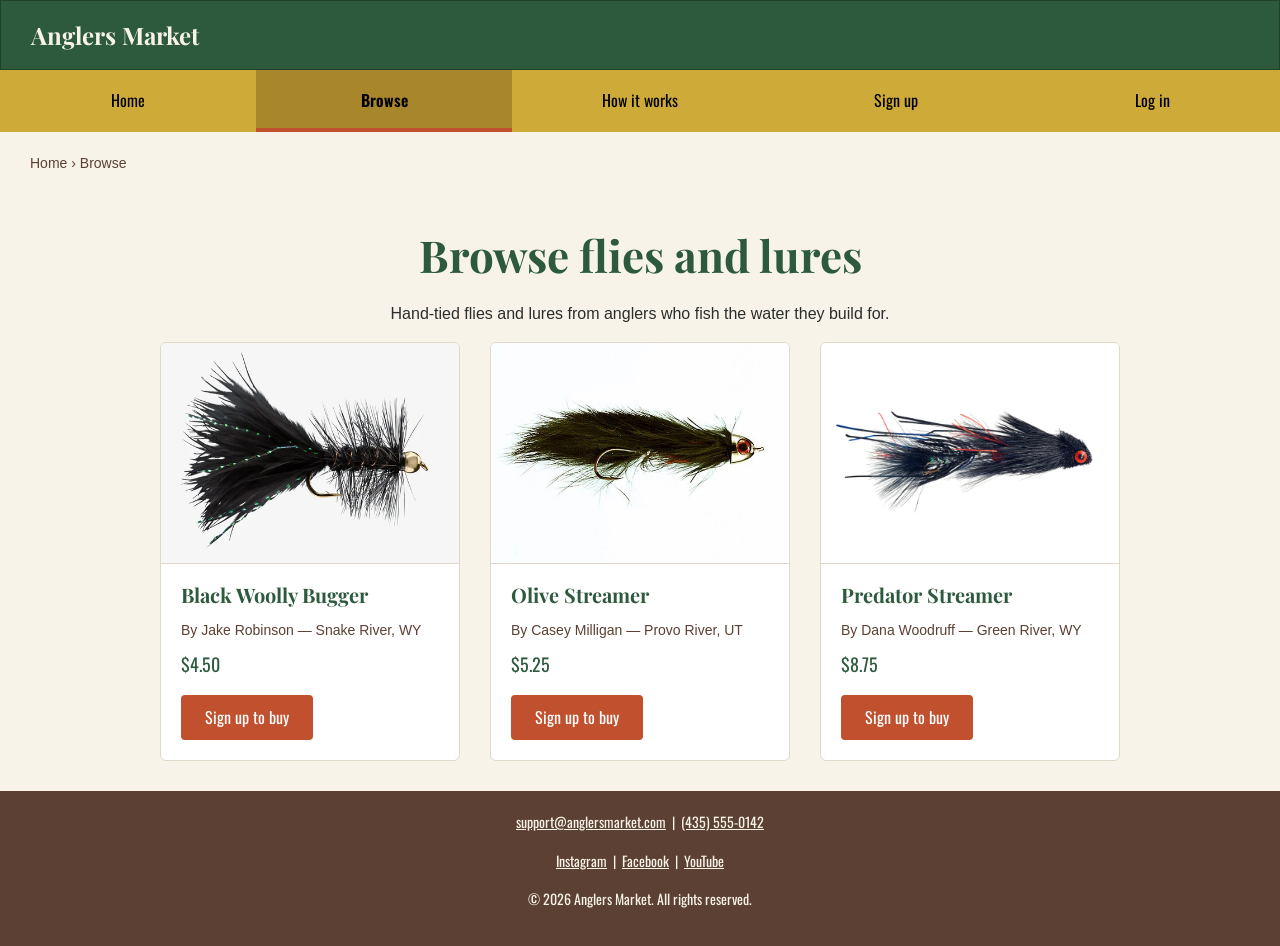
<file: browse.html>
<!doctype html>
<html lang="en">
  <head>
    <meta charset="UTF-8" />
    <meta name="viewport" content="width=device-width, initial-scale=1.0" />
    <meta name="author" content="Christian Sperry" />
    <meta
      name="description"
      content="Browse hand-tied flies and custom lures from local fly tiers and lure makers across the Mountain West."
    />
    <meta
      name="keywords"
      content="browse flies, woolly bugger, streamer flies, buy fishing lures, hand tied flies, trout flies"
    />
    <title>Anglers Market - Browse</title>
    <link rel="stylesheet" href="styles.css" />
    <link rel="icon" href="favicon.ico" />
    <link rel="apple-touch-icon" href="apple-touch-icon.png" />

    <!-- Google tag (gtag.js) -->
    <script
      async
      src="https://www.googletagmanager.com/gtag/js?id=G-G459N08LR2"
    ></script>
    <script>
      window.dataLayer = window.dataLayer || [];
      function gtag() {
        dataLayer.push(arguments);
      }
      gtag("js", new Date());

      gtag("config", "G-G459N08LR2");
    </script>
  </head>
  <body>
    <!-- LOGO BAR -->
    <header id="logo-bar">
      <a href="index.html"><h1 id="site-name">Anglers Market</h1></a>
    </header>

    <!-- NAVIGATION -->
    <nav>
      <ul>
        <li><a href="index.html">Home</a></li>
        <li>
          <a href="browse.html" class="current-page" aria-current="page"
            >Browse</a
          >
        </li>
        <li><a href="how_it_works.html">How it works</a></li>
        <li><a href="sign_up.html">Sign up</a></li>
        <li><a href="login.html">Log in</a></li>
      </ul>
    </nav>

    <!-- BREADCRUMB -->
    <p class="breadcrumb"><a href="index.html">Home</a> &rsaquo; Browse</p>

    <main>
      <h1 class="centerbrowse">Browse flies and lures</h1>
      <p class="centerbrowse">
        Hand-tied flies and lures from anglers who fish the water they build
        for.
      </p>

      <!-- LISTINGS GRID -->
      <div class="listings-grid">
        <!-- CARD 1 -->
        <article class="card">
          <img
            src="images/blackfly.jpg"
            alt="black woolly bugger fly with a bead head"
            class="card-image"
          />
          <div class="card-body">
            <h3>Black Woolly Bugger</h3>
            <p class="card-maker">By Jake Robinson &mdash; Snake River, WY</p>
            <p class="card-price">$4.50</p>
            <a href="sign_up.html" class="btn-primary">Sign up to buy</a>
          </div>
        </article>

        <!-- CARD 2 -->
        <article class="card">
          <img
            src="images/greenstreamer.jpg"
            alt="olive streamer fly"
            class="card-image"
          />
          <div class="card-body">
            <h3>Olive Streamer</h3>
            <p class="card-maker">By Casey Milligan &mdash; Provo River, UT</p>
            <p class="card-price">$5.25</p>
            <a href="sign_up.html" class="btn-primary">Sign up to buy</a>
          </div>
        </article>

        <!-- CARD 3 -->
        <article class="card">
          <img
            src="images/streamer.jpg"
            alt="black articulated streamer with red eyes"
            class="card-image"
          />
          <div class="card-body">
            <h3>Predator Streamer</h3>
            <p class="card-maker">By Dana Woodruff &mdash; Green River, WY</p>
            <p class="card-price">$8.75</p>
            <a href="sign_up.html" class="btn-primary">Sign up to buy</a>
          </div>
        </article>
      </div>
    </main>

    <!-- FOOTER -->
    <footer>
      <p>
        <a href="mailto:support@anglersmarket.com">support@anglersmarket.com</a>
        &nbsp;|&nbsp;
        <a href="tel:+14355550142">(435) 555-0142</a>
      </p>
      <p>
        <a href="https://www.instagram.com/">Instagram</a> &nbsp;|&nbsp;
        <a href="https://www.facebook.com/">Facebook</a> &nbsp;|&nbsp;
        <a href="https://www.youtube.com/">YouTube</a>
      </p>
      <p>&copy; 2026 Anglers Market. All rights reserved.</p>
    </footer>
  </body>
</html>
</file>
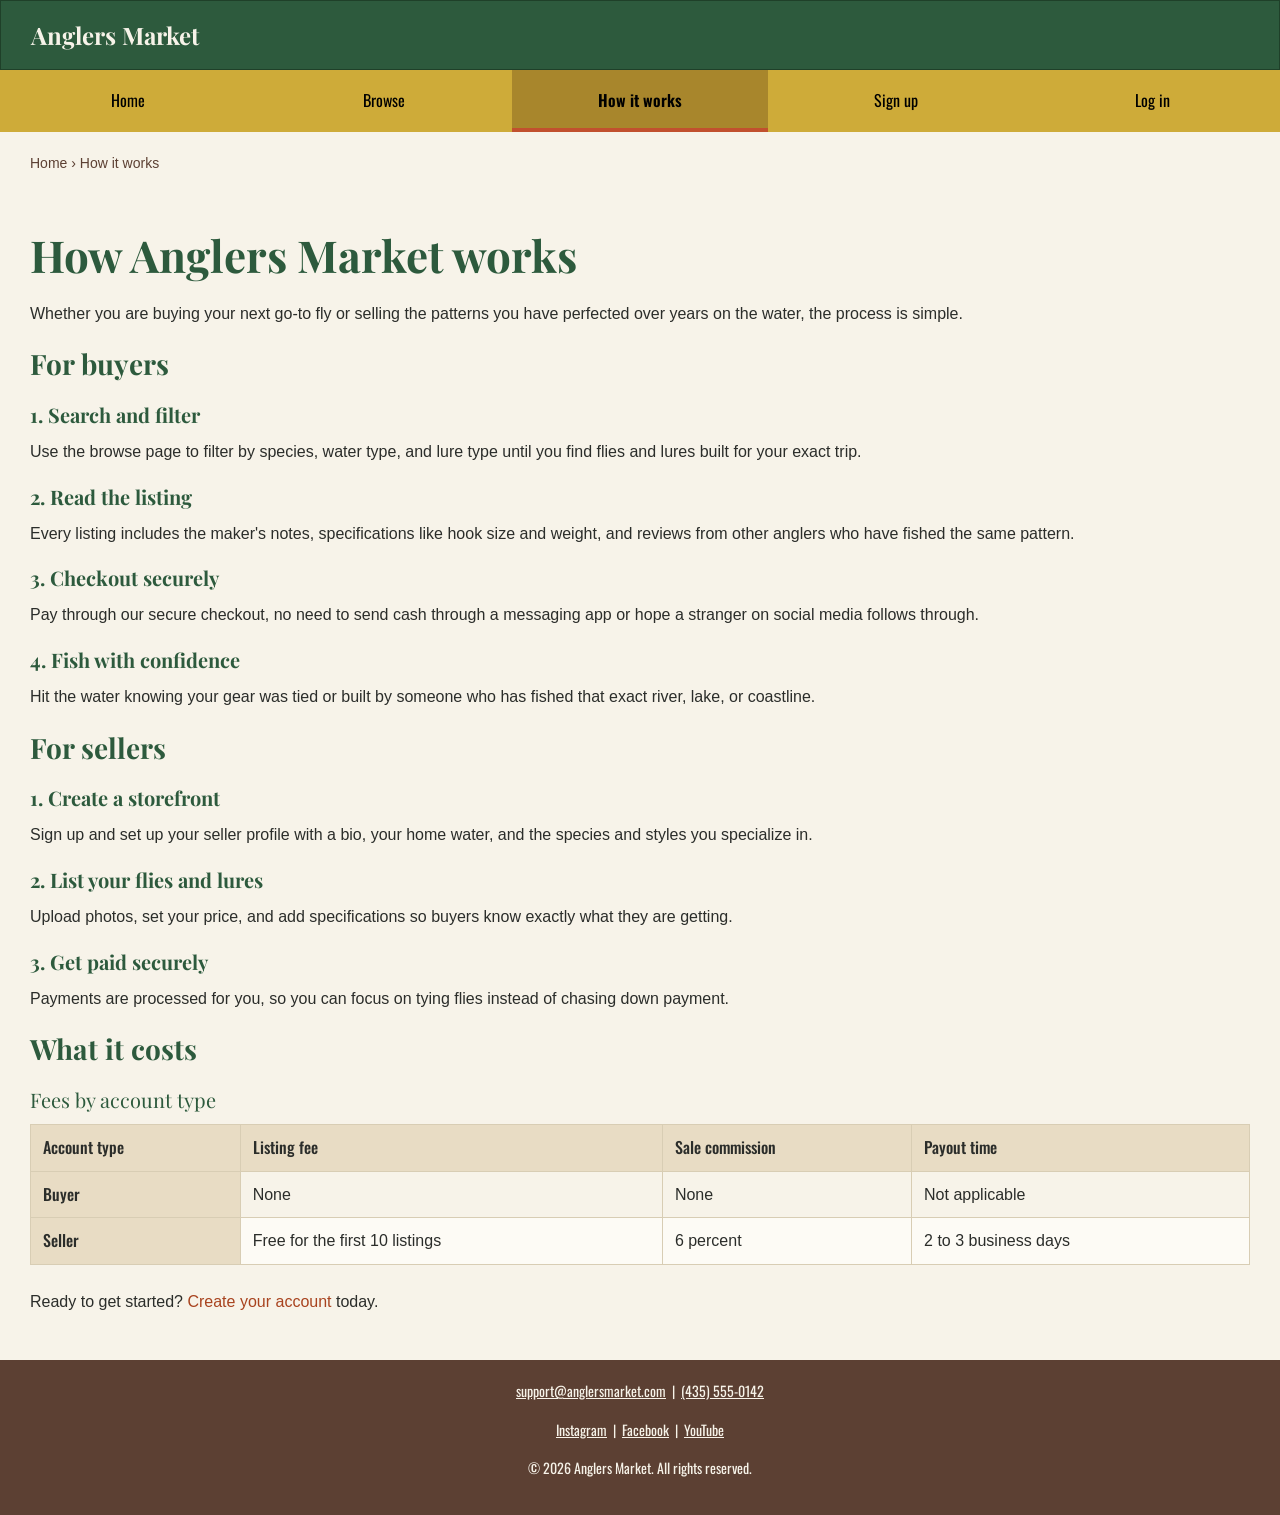
<file: how_it_works.html>
<!doctype html>
<html lang="en">
  <head>
    <meta charset="UTF-8" />
    <meta name="viewport" content="width=device-width, initial-scale=1.0" />
    <meta name="author" content="Christian" />
    <meta
      name="description"
      content="Browse hand-tied flies and custom lures from local fly tiers and lure makers across the Mountain West."
    />
    <meta
      name="keywords"
      content="browse flies, woolly bugger, streamer flies, buy fishing lures, hand tied flies, trout flies"
    />
    <title>Anglers Market - Browse</title>
    <link rel="stylesheet" href="styles.css" />
    <link rel="icon" href="favicon.ico" />
    <link rel="apple-touch-icon" href="apple-touch-icon.png" />

    <!-- Google Analytics -->
    <script
      async
      src="https://www.googletagmanager.com/gtag/js?id=G-XXXXXXXXXX"
    ></script>
    <script>
      window.dataLayer = window.dataLayer || [];
      function gtag() {
        dataLayer.push(arguments);
      }
      gtag("js", new Date());
      gtag("config", "G-XXXXXXXXXX");
    </script>
  </head>
  <body>
    <!-- LOGO BAR -->
    <header id="logo-bar">
      <a href="index.html"><h1 id="site-name">Anglers Market</h1></a>
    </header>

    <!-- NAVIGATION -->
    <nav>
      <ul>
        <li><a href="index.html">Home</a></li>
        <li><a href="browse.html">Browse</a></li>
        <li>
          <a href="how_it_works.html" class="current-page" aria-current="page"
            >How it works</a
          >
        </li>
        <li><a href="sign_up.html">Sign up</a></li>
        <li><a href="login.html">Log in</a></li>
      </ul>
    </nav>

    <!-- BREADCRUMB -->
    <p class="breadcrumb">
      <a href="index.html">Home</a> &rsaquo; How it works
    </p>

    <main>
      <h1>How Anglers Market works</h1>
      <p>
        Whether you are buying your next go-to fly or selling the patterns you
        have perfected over years on the water, the process is simple.
      </p>

      <h2>For buyers</h2>

      <div class="step">
        <h3>1. Search and filter</h3>
        <p>
          Use the browse page to filter by species, water type, and lure type
          until you find flies and lures built for your exact trip.
        </p>
      </div>

      <div class="step">
        <h3>2. Read the listing</h3>
        <p>
          Every listing includes the maker's notes, specifications like hook
          size and weight, and reviews from other anglers who have fished the
          same pattern.
        </p>
      </div>

      <div class="step">
        <h3>3. Checkout securely</h3>
        <p>
          Pay through our secure checkout, no need to send cash through a
          messaging app or hope a stranger on social media follows through.
        </p>
      </div>

      <div class="step">
        <h3>4. Fish with confidence</h3>
        <p>
          Hit the water knowing your gear was tied or built by someone who has
          fished that exact river, lake, or coastline.
        </p>
      </div>

      <h2>For sellers</h2>

      <div class="step">
        <h3>1. Create a storefront</h3>
        <p>
          Sign up and set up your seller profile with a bio, your home water,
          and the species and styles you specialize in.
        </p>
      </div>

      <div class="step">
        <h3>2. List your flies and lures</h3>
        <p>
          Upload photos, set your price, and add specifications so buyers know
          exactly what they are getting.
        </p>
      </div>

      <div class="step">
        <h3>3. Get paid securely</h3>
        <p>
          Payments are processed for you, so you can focus on tying flies
          instead of chasing down payment.
        </p>
      </div>

      <h2>What it costs</h2>

      <table>
        <caption>
          Fees by account type
        </caption>
        <thead>
          <tr>
            <th scope="col">Account type</th>
            <th scope="col">Listing fee</th>
            <th scope="col">Sale commission</th>
            <th scope="col">Payout time</th>
          </tr>
        </thead>
        <tbody>
          <tr>
            <th scope="row">Buyer</th>
            <td>None</td>
            <td>None</td>
            <td>Not applicable</td>
          </tr>
          <tr>
            <th scope="row">Seller</th>
            <td>Free for the first 10 listings</td>
            <td>6 percent</td>
            <td>2 to 3 business days</td>
          </tr>
        </tbody>
      </table>

      <p>
        Ready to get started? <a href="sign_up.html">Create your account</a>
        today.
      </p>
    </main>

    <!-- FOOTER -->
    <footer>
      <p>
        <a href="mailto:support@anglersmarket.com">support@anglersmarket.com</a>
        &nbsp;|&nbsp;
        <a href="tel:+14355550142">(435) 555-0142</a>
      </p>
      <p>
        <a href="https://www.instagram.com/">Instagram</a> &nbsp;|&nbsp;
        <a href="https://www.facebook.com/">Facebook</a> &nbsp;|&nbsp;
        <a href="https://www.youtube.com/">YouTube</a>
      </p>
      <p>&copy; 2026 Anglers Market. All rights reserved.</p>
    </footer>
  </body>
</html>
</file>
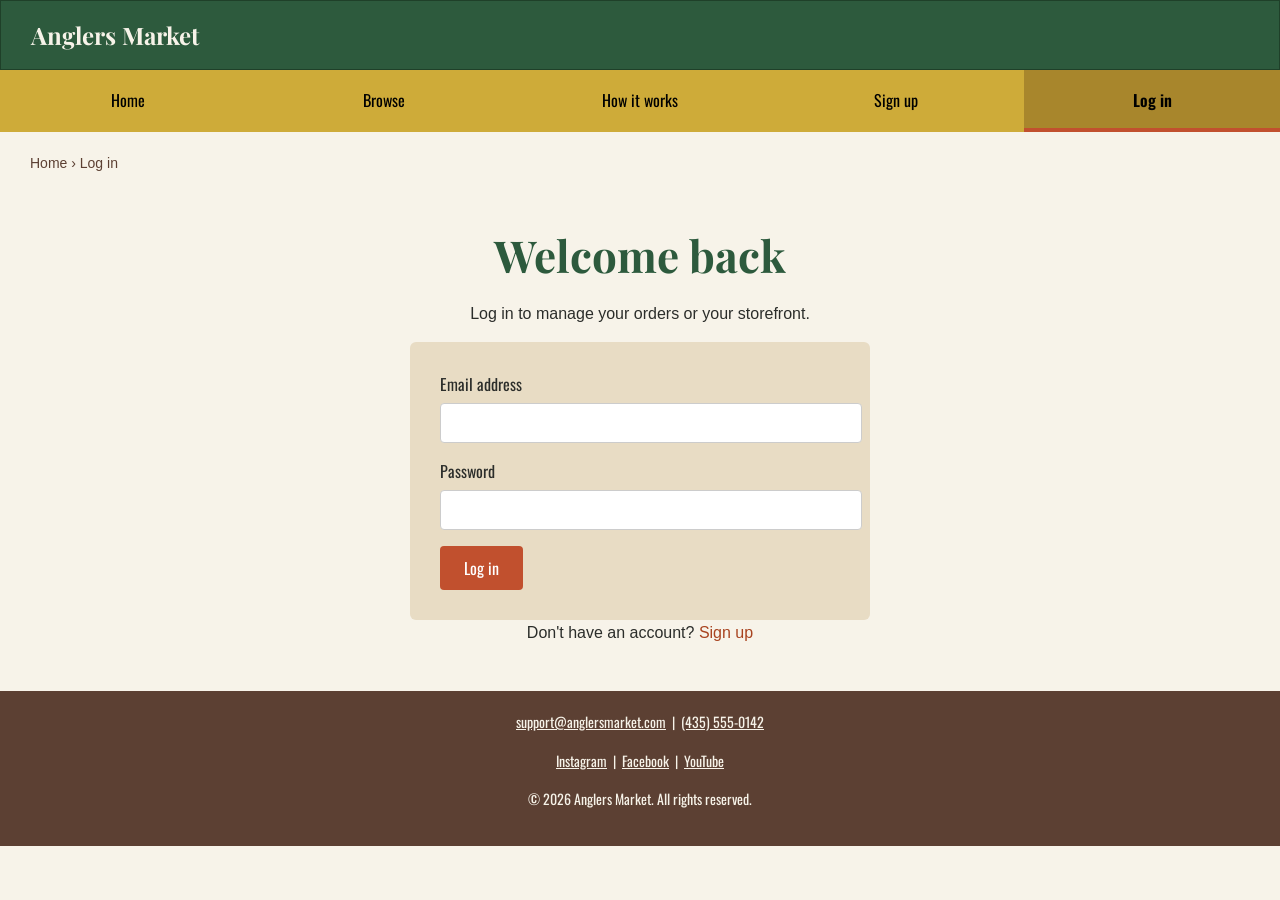
<file: login.html>
<!doctype html>
<html lang="en">
  <head>
    <meta charset="UTF-8" />
    <meta name="viewport" content="width=device-width, initial-scale=1.0" />
    <meta name="author" content="Christian" />
    <meta
      name="description"
      content="Browse hand-tied flies and custom lures from local fly tiers and lure makers across the Mountain West."
    />
    <meta
      name="keywords"
      content="browse flies, woolly bugger, streamer flies, buy fishing lures, hand tied flies, trout flies"
    />
    <title>Anglers Market - Browse</title>
    <link rel="stylesheet" href="styles.css" />
    <link rel="icon" href="favicon.ico" />
    <link rel="apple-touch-icon" href="apple-touch-icon.png" />

    <!-- Google Analytics -->
    <script
      async
      src="https://www.googletagmanager.com/gtag/js?id=G-XXXXXXXXXX"
    ></script>
    <script>
      window.dataLayer = window.dataLayer || [];
      function gtag() {
        dataLayer.push(arguments);
      }
      gtag("js", new Date());
      gtag("config", "G-XXXXXXXXXX");
    </script>
  </head>
  <body>
    <!-- LOGO BAR -->
    <header id="logo-bar">
      <a href="index.html"><h1 id="site-name">Anglers Market</h1></a>
    </header>

    <!-- NAVIGATION -->
    <nav>
      <ul>
        <li><a href="index.html">Home</a></li>
        <li><a href="browse.html">Browse</a></li>
        <li><a href="how_it_works.html">How it works</a></li>
        <li><a href="sign_up.html">Sign up</a></li>
        <li>
          <a href="login.html" class="current-page" aria-current="page"
            >Log in</a
          >
        </li>
      </ul>
    </nav>

    <!-- BREADCRUMB -->
    <p class="breadcrumb"><a href="index.html">Home</a> &rsaquo; Log in</p>

    <main>
      <div class="auth-wrapper">
        <h1>Welcome back</h1>
        <p>Log in to manage your orders or your storefront.</p>

        <form>
          <label for="email">Email address</label>
          <input type="email" id="email" name="email" required />

          <label for="password">Password</label>
          <input type="password" id="password" name="password" required />

          <button type="submit" class="btn-primary">Log in</button>
        </form>

        <p>Don't have an account? <a href="sign_up.html">Sign up</a></p>
      </div>
    </main>

    <!-- FOOTER -->
    <footer>
      <p>
        <a href="mailto:support@anglersmarket.com">support@anglersmarket.com</a>
        &nbsp;|&nbsp;
        <a href="tel:+14355550142">(435) 555-0142</a>
      </p>
      <p>
        <a href="https://www.instagram.com/">Instagram</a> &nbsp;|&nbsp;
        <a href="https://www.facebook.com/">Facebook</a> &nbsp;|&nbsp;
        <a href="https://www.youtube.com/">YouTube</a>
      </p>
      <p>&copy; 2026 Anglers Market. All rights reserved.</p>
    </footer>
  </body>
</html>
</file>
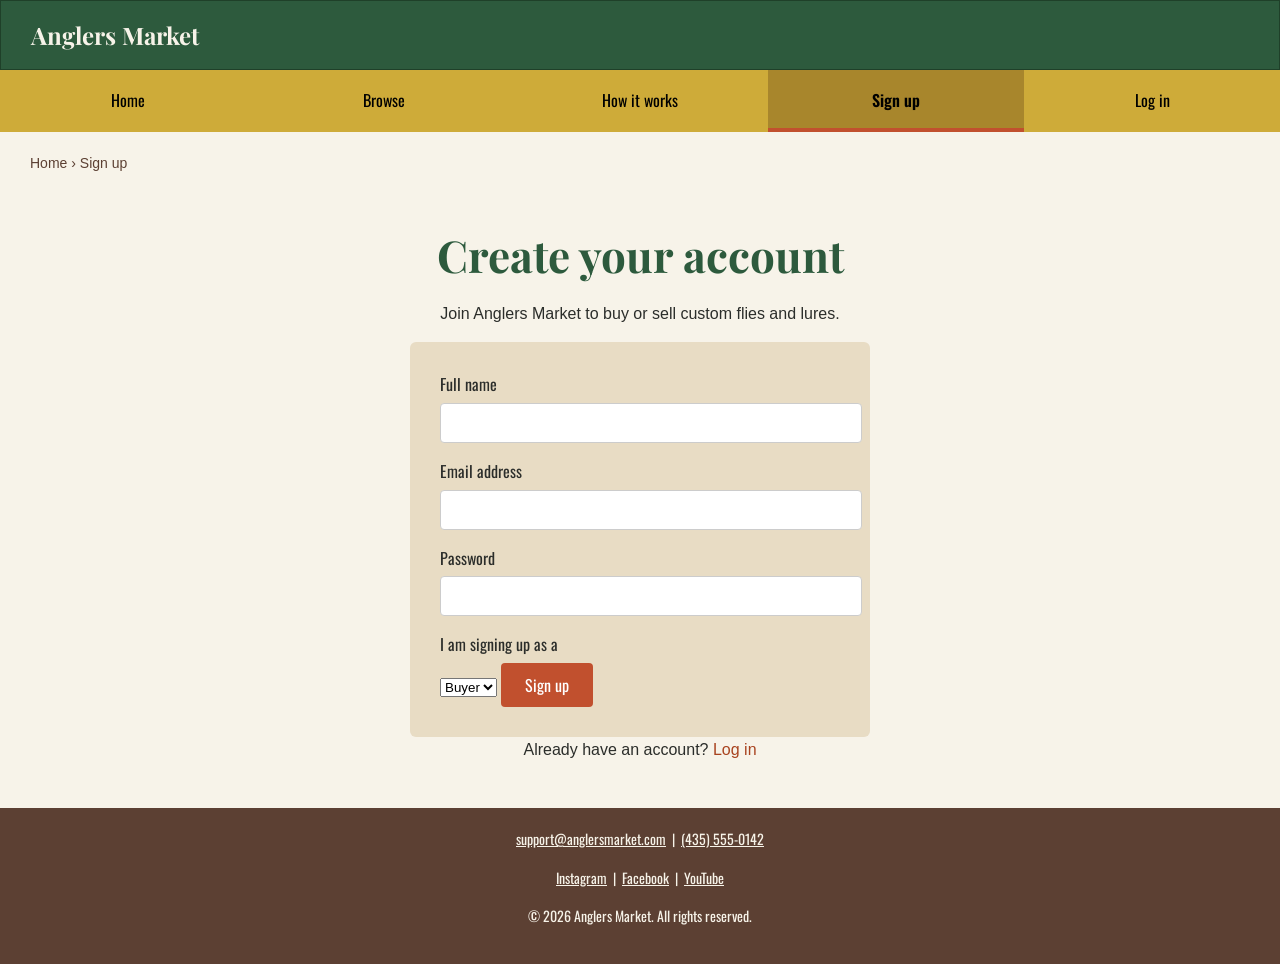
<file: sign_up.html>
<!doctype html>
<html lang="en">
  <head>
    <meta charset="UTF-8" />
    <meta name="viewport" content="width=device-width, initial-scale=1.0" />
    <meta name="author" content="Christian" />
    <meta
      name="description"
      content="Browse hand-tied flies and custom lures from local fly tiers and lure makers across the Mountain West."
    />
    <meta
      name="keywords"
      content="browse flies, woolly bugger, streamer flies, buy fishing lures, hand tied flies, trout flies"
    />
    <title>Anglers Market - Browse</title>
    <link rel="stylesheet" href="styles.css" />
    <link rel="icon" href="favicon.ico" />
    <link rel="apple-touch-icon" href="apple-touch-icon.png" />

    <!-- Google tag (gtag.js) -->
    <script
      async
      src="https://www.googletagmanager.com/gtag/js?id=G-G459N08LR2"
    ></script>
    <script>
      window.dataLayer = window.dataLayer || [];
      function gtag() {
        dataLayer.push(arguments);
      }
      gtag("js", new Date());

      gtag("config", "G-G459N08LR2");
    </script>
  </head>
  <body>
    <!-- LOGO BAR -->
    <header id="logo-bar">
      <a href="index.html"><h1 id="site-name">Anglers Market</h1></a>
    </header>

    <!-- NAVIGATION -->
    <nav>
      <ul>
        <li><a href="index.html">Home</a></li>
        <li><a href="browse.html">Browse</a></li>
        <li><a href="how_it_works.html">How it works</a></li>
        <li>
          <a href="sign_up.html" class="current-page" aria-current="page"
            >Sign up</a
          >
        </li>
        <li><a href="login.html">Log in</a></li>
      </ul>
    </nav>

    <!-- BREADCRUMB -->
    <p class="breadcrumb"><a href="index.html">Home</a> &rsaquo; Sign up</p>

    <main>
      <div class="auth-wrapper">
        <h1>Create your account</h1>
        <p>Join Anglers Market to buy or sell custom flies and lures.</p>

        <form id="signup-form">
          <label for="name">Full name</label>
          <input type="text" id="name" name="name" required />

          <label for="email">Email address</label>
          <input type="email" id="email" name="email" required />

          <label for="password">Password</label>
          <input type="password" id="password" name="password" required />

          <label for="account-type">I am signing up as a</label>
          <select id="account-type" name="account-type">
            <option value="buyer">Buyer</option>
            <option value="seller">Seller</option>
          </select>

          <button type="submit" class="btn-primary">Sign up</button>
        </form>

        <p>Already have an account? <a href="login.html">Log in</a></p>
      </div>
    </main>

    <!-- FOOTER -->
    <footer>
      <p>
        <a href="mailto:support@anglersmarket.com">support@anglersmarket.com</a>
        &nbsp;|&nbsp;
        <a href="tel:+14355550142">(435) 555-0142</a>
      </p>
      <p>
        <a href="https://www.instagram.com/">Instagram</a> &nbsp;|&nbsp;
        <a href="https://www.facebook.com/">Facebook</a> &nbsp;|&nbsp;
        <a href="https://www.youtube.com/">YouTube</a>
      </p>
      <p>&copy; 2026 Anglers Market. All rights reserved.</p>
    </footer>

    <!-- script to handle signup -->
    <script src="js/createaccount.js"></script>
  </body>
</html>
</file>
<file: styles.css>
/* ============================================================
   project.css
   Style sheet for the fly/lure marketplace site
   Used by: index.html, browse.html, how_it_works.html,
            sign_up.html, login.html
   ============================================================ */

/* ------------------------------------------------------------
   FONTS
   Playfair Display - used for headings (h1, h2, h3)
   Oswald - used for navigation links and buttons
   Arial - used for regular body text (paragraphs, lists)
   The two Google Fonts are imported below so every page that
   links this style sheet has access to them.
   ------------------------------------------------------------ */

@import url("https://fonts.googleapis.com/css2?family=Playfair+Display:wght@600;700&family=Oswald:wght@400;500;600&display=swap");

/* ------------------------------------------------------------
   BODY
   This sets the default look for the whole page. Anything not
   specifically styled below (like a plain paragraph) will use
   these settings.
   ------------------------------------------------------------ */

body {
  margin: 0;
  padding: 0;
  background-color: #f7f3e9; /* off white */
  color: #2b2d2a; /* charcoal */
  font-family: Arial, Helvetica, sans-serif;
  font-size: 16px;
  line-height: 1.6;
}

/* ------------------------------------------------------------
   HEADINGS
   h1, h2, h3 show up on every page (page titles, section
   titles, card titles on browse.html, step titles on
   how_it_works.html). Using Playfair Display gives them a
   more "established" look than the body text.
   ------------------------------------------------------------ */

h1 {
  font-family: "Playfair Display", Georgia, serif;
  color: #2d5a3d; /* forest green */
  font-size: 40px;
  margin-top: 0;
  margin-bottom: 10px;
}

h2 {
  font-family: "Playfair Display", Georgia, serif;
  color: #2d5a3d; /* forest green */
  font-size: 28px;
  margin-top: 0;
  margin-bottom: 12px;
}

h3 {
  font-family: "Playfair Display", Georgia, serif;
  color: #2d5a3d; /* forest green */
  font-size: 20px;
  margin-top: 0;
  margin-bottom: 8px;
}

/* ------------------------------------------------------------
   PARAGRAPHS
   Regular body text. Used everywhere - product descriptions,
   the how-it-works explanation, etc.
   ------------------------------------------------------------ */

p {
  margin: 0 0 16px 0;
}

/* ------------------------------------------------------------
   LISTS
   Unordered list - used for things like feature lists or
   benefits.
   Ordered list - used specifically for the numbered steps on
   how_it_works.html ("Step 1, Step 2, Step 3...").
   ------------------------------------------------------------ */

ul {
  margin: 0 0 16px 0;
  padding-left: 20px;
}

ul li {
  margin-bottom: 8px;
}

ol {
  margin: 0 0 16px 0;
  padding-left: 20px;
}

ol li {
  margin-bottom: 10px;
}

/* ------------------------------------------------------------
   LINKS (inside paragraphs/body text, not the nav bar)
   ------------------------------------------------------------ */

a {
  color: #c1502e; /* burnt orange */
  text-decoration: none;
}

a:hover {
  text-decoration: underline;
}

/* ------------------------------------------------------------
   LOGO BAR
   The very top row of every page: a boxed LOGO placeholder on
   the left and the site name centered next to it. This matches
   the top box shown in the wireframe, separate from the nav
   row below it.
   ------------------------------------------------------------ */

#logo-bar {
  background-color: #2d5a3d; /* forest green */
  border: 1px solid #1f4029;
  padding: 15px 20px;
}

#logo {
  display: inline-block;
  border: 1px solid #f7f3e9; /* off white */
  color: #f7f3e9;
  font-family: "Oswald", Arial, sans-serif;
  font-size: 14px;
  padding: 15px 25px;
}

#site-name {
  display: inline-block;
  color: #f7f3e9; /* off white */
  font-size: 24px;
  margin: 0;
  margin-left: 10px;
  text-align: center;
}

/* ------------------------------------------------------------
   NAVIGATION
   The nav row sits directly below the logo bar and lists the
   main pages: Home, Browse, How it works, Sign up, Log in.
   Each link is boxed to match the wireframe's button-style nav.
   ------------------------------------------------------------ */

nav ul {
  display: flex;
  list-style-type: none;
  margin: 0;
  padding: 0;
}
/* navigation buttons */
nav ul li {
  flex-grow: 1;
  flex-shrink: 1;
  flex-basis: 0%;
  text-align: center;
}

nav a {
  display: block;
  font-family: "Oswald", Arial, sans-serif;
  background-color: #ceab39; /* forest green */
  color: #000000; /* off white */
  text-decoration: none;
  font-size: 16px;
  padding: 18px 0;
}

nav a:hover {
  background-color: #4f504d; /* slightly darker forest green */
  color: #d4a017; /* mustard */
}

/* ------------------------------------------------------------
   BREADCRUMBS
   The small "Home > Browse > Listing title" trail that appears
   under the nav on inner pages like browse.html.
   ------------------------------------------------------------ */

.breadcrumb {
  font-size: 14px;
  color: #5c4033; /* brown */
  padding: 12px 30px 0 30px;
}

.breadcrumb a {
  color: #5c4033; /* brown */
}

/* ------------------------------------------------------------
   MAIN CONTENT AREA
   Wraps the main content on each page so the text and cards
   don't run all the way to the edges of the browser window.
   ------------------------------------------------------------ */

main {
  margin-left: auto;
  margin-right: auto;
  padding: 30px;
}

/* Home page layout: three columns side by side */
#home-columns {
  display: flex;
  gap: 0px;
}

/* ------------------------------------------------------------
   HOME PAGE COLUMNS
   The home page (index.html) is laid out in 3 columns side by
   side, matching the wireframe: a text/list column on the
   left, a hero image column in the center, and a shorter
   text/image column on the right. Floats are used to place
   them next to each other, and the clearfix rule after this
   makes sure later content (like the footer) drops below them
   instead of wrapping around them.
   ------------------------------------------------------------ */

.column {
  padding: 0 15px;
  box-sizing: border-box;
}

#col-left {
  flex-grow: 0;
  flex-shrink: 1;
  flex-basis: 30%;
}

#col-center {
  flex-grow: 0;
  flex-shrink: 1;
  flex-basis: 40%;
}

#col-right {
  flex-grow: 0;
  flex-shrink: 1;
  flex-basis: 30%;
}

#hero-image {
  width: 100%;
  border: 1px solid #cccccc;
  margin-bottom: 15px;
}

.side-image {
  width: 100%;
  border: 1px solid #cccccc;
  margin-top: 10px;
}

.inline-img {
  float: left;
  width: 50px;
  height: 50px;
  border: 1px solid #cccccc;
  margin-right: 10px;
  margin-bottom: 5px;
}

/* ------------------------------------------------------------
   BUTTONS
   Primary button (burnt orange) - main actions like "Sign Up"
   or "Buy Now".
   Secondary button (sky blue) - lower-priority actions like
   "Learn More".
   ------------------------------------------------------------ */

.btn-primary {
  display: inline-block;
  font-family: "Oswald", Arial, sans-serif;
  background-color: #c1502e; /* burnt orange */
  color: #ffffff;
  font-size: 16px;
  padding: 10px 24px;
  border: none;
  border-radius: 4px;
  text-decoration: none;
}

.btn-primary:hover {
  background-color: #a8431f; /* darker burnt orange for hover */
}

.btn-secondary {
  display: inline-block;
  font-family: "Oswald", Arial, sans-serif;
  background-color: #5b8c9e; /* sky blue */
  color: #ffffff;
  font-size: 16px;
  padding: 10px 24px;
  border: none;
  border-radius: 4px;
  text-decoration: none;
}

.btn-secondary:hover {
  background-color: #4a7686; /* darker sky blue for hover */
}

/* ------------------------------------------------------------
   FORMS
   Used on sign_up.html and login.html.
   ------------------------------------------------------------ */

form {
  background-color: #e8dcc4; /* warm sand */
  padding: 30px;
  border-radius: 6px;
  max-width: 400px;
}

form label {
  display: block;
  font-family: "Oswald", Arial, sans-serif;
  color: #2b2d2a; /* charcoal */
  margin-bottom: 5px;
}

form input {
  width: 100%;
  padding: 10px;
  margin-bottom: 16px;
  border: 1px solid #cccccc;
  border-radius: 4px;
  font-size: 16px;
}

/* Centers the heading, intro text, and form on the
   login and sign-up pages */
.auth-wrapper {
  text-align: center;
}

.auth-wrapper form {
  margin: 0 auto;
  text-align: left; /* keep labels/inputs left-aligned inside the form */
}

/* ------------------------------------------------------------
   FOOTER
   The bottom section of every page. Brown background ties back
   to the wood/leather feel of the fishing theme.
   ------------------------------------------------------------ */

footer {
  background-color: #5c4033; /* brown */
  color: #f7f3e9; /* off white */
  text-align: center;
  padding: 20px;
  font-family: "Oswald", Arial, sans-serif;
  font-size: 14px;
}

footer a {
  color: #f7f3e9; /* off white */
  text-decoration: underline;
}

footer a:hover {
  color: #d4a017; /* mustard */
}

/* ============================================================
   MEDIA SCREENS
   ============================================================ */

@media screen and (max-width: 768px) {
  h1 {
    font-size: 32px;
  }
  h2 {
    font-size: 24px;
  }
  main {
    padding: 20px;
  }
  #home-columns {
    gap: 15px;
  }
  .column {
    padding: 0 8px;
  }
  nav a {
    font-size: 14px;
    padding: 14px 0;
  }
  #site-name {
    font-size: 20px;
  }
}

@media screen and (max-width: 600px) {
  h1 {
    font-size: 26px;
  }
  h2 {
    font-size: 20px;
  }
  h3 {
    font-size: 18px;
  }
  #home-columns {
    flex-direction: column;
  }
  #col-left,
  #col-center,
  #col-right {
    flex-basis: auto;
    width: 100%;
    padding: 0;
    margin-bottom: 20px;
  }
  nav ul {
    flex-direction: column;
  }
  nav ul li {
    flex-basis: auto;
  }
  #logo-bar {
    padding: 12px;
    text-align: center;
  }
  #site-name {
    margin-left: 0;
  }
  form {
    max-width: 100%;
  }
  .breadcrumb {
    padding: 12px 15px 0 15px;
  }
}

@media screen and (min-width: 1200px) {
  main {
    max-width: 99%;
  }
  h1 {
    font-size: 44px;
  }
  #home-columns {
    gap: 40px;
  }
}

/* ============================================================
   BROWSE PAGE CARDS
   ============================================================ */

.listings-grid {
  justify-content: center;
  display: flex;
  flex-wrap: wrap;
  gap: 30px;
  /* gap is space between cards here, both across and down */
}

.card {
  flex-grow: 0;
  flex-shrink: 0;
  flex-basis: 300px;
  max-width: 100%;

  /* card styling */
  background-color: #ffffff;
  border: 1px solid #e0d9c8;
  border-radius: 6px;
  overflow: hidden;
  box-sizing: border-box;
}

.card-image {
  width: 100%;
  height: 220px;
  object-fit: cover;
  display: block;
  border-bottom: 1px solid #e0d9c8;
}

.card-body {
  padding: 15px 20px 20px 20px;
}

.card-maker {
  font-size: 14px;
  color: #5c4033; /* brown */
  margin-bottom: 8px;
}

.card-price {
  font-family: "Oswald", Arial, sans-serif;
  font-size: 18px;
  color: #2d5a3d; /* forest green */
  margin-bottom: 16px;
}

/* classes for browse page */
.centerbrowse {
  text-align: center;
}

/* ============================================================
   ANCHOR PSEUDO CLASSES
   styling information to indicate what page the user is currently on
   ============================================================ */

a:link {
  color: #a8431f; /* burnt orange, darkened to clear 4.5:1 contrast */
  text-decoration: none;
}

a:visited {
  color: #6b4226; /* brown, so visited links read as already seen */
}

a:hover {
  color: #2d5a3d; /* forest green */
  text-decoration: underline;
}

a:active {
  color: #c1502e; /* brighter orange while the mouse is held down */
}

/* --- keep the nav, footer, breadcrumb and buttons from
       inheriting the generic link colors above --- */

nav a:link,
nav a:visited {
  color: #000000;
  text-decoration: none;
}

nav a:hover,
nav a:focus {
  color: #d4a017; /* mustard */
  background-color: #2b2d2a; /* charcoal, dark enough for contrast */
  text-decoration: none;
}

/* YOU ARE HERE indicator. box-shadow instead of border so the
   underline does not make this one link taller than the rest. */
nav a.current-page:link,
nav a.current-page:visited {
  background-color: #a8862c; /* darker gold */
  font-weight: 600;
  box-shadow: inset 0 -4px 0 #c1502e;
}

.breadcrumb a:link,
.breadcrumb a:visited {
  color: #5c4033; /* brown */
}

footer a:link,
footer a:visited {
  color: #f7f3e9; /* off white */
  text-decoration: underline;
}

footer a:hover,
footer a:focus {
  color: #e8c55a; /* light gold, readable on the brown footer */
}

.btn-primary:link,
.btn-primary:visited,
.btn-secondary:link,
.btn-secondary:visited {
  color: #ffffff;
}

/* ------------------------------------------------------------
   TABLES
   needed to add a table for grading requirements. I put in a fee structure in how_it_works.html that the styling below affects.
   ------------------------------------------------------------ */

table {
  width: 100%;
  border-collapse: collapse;
  margin: 0 0 24px 0;
}

caption {
  font-family: "Playfair Display", Georgia, serif;
  font-size: 20px;
  color: #2d5a3d; /* forest green */
  text-align: left;
  padding-bottom: 8px;
}

/* grouped since they share borders and padding */
th,
td {
  border: 1px solid #d8cdb4;
  padding: 10px 12px;
  text-align: left;
}

th {
  background-color: #e8dcc4; /* warm sand */
  font-family: "Oswald", Arial, sans-serif;
  font-weight: 500;
}

/* zebra striping so rows are easier to follow across */
tbody tr:nth-child(even) {
  background-color: #fdfbf5;
}
</file>
